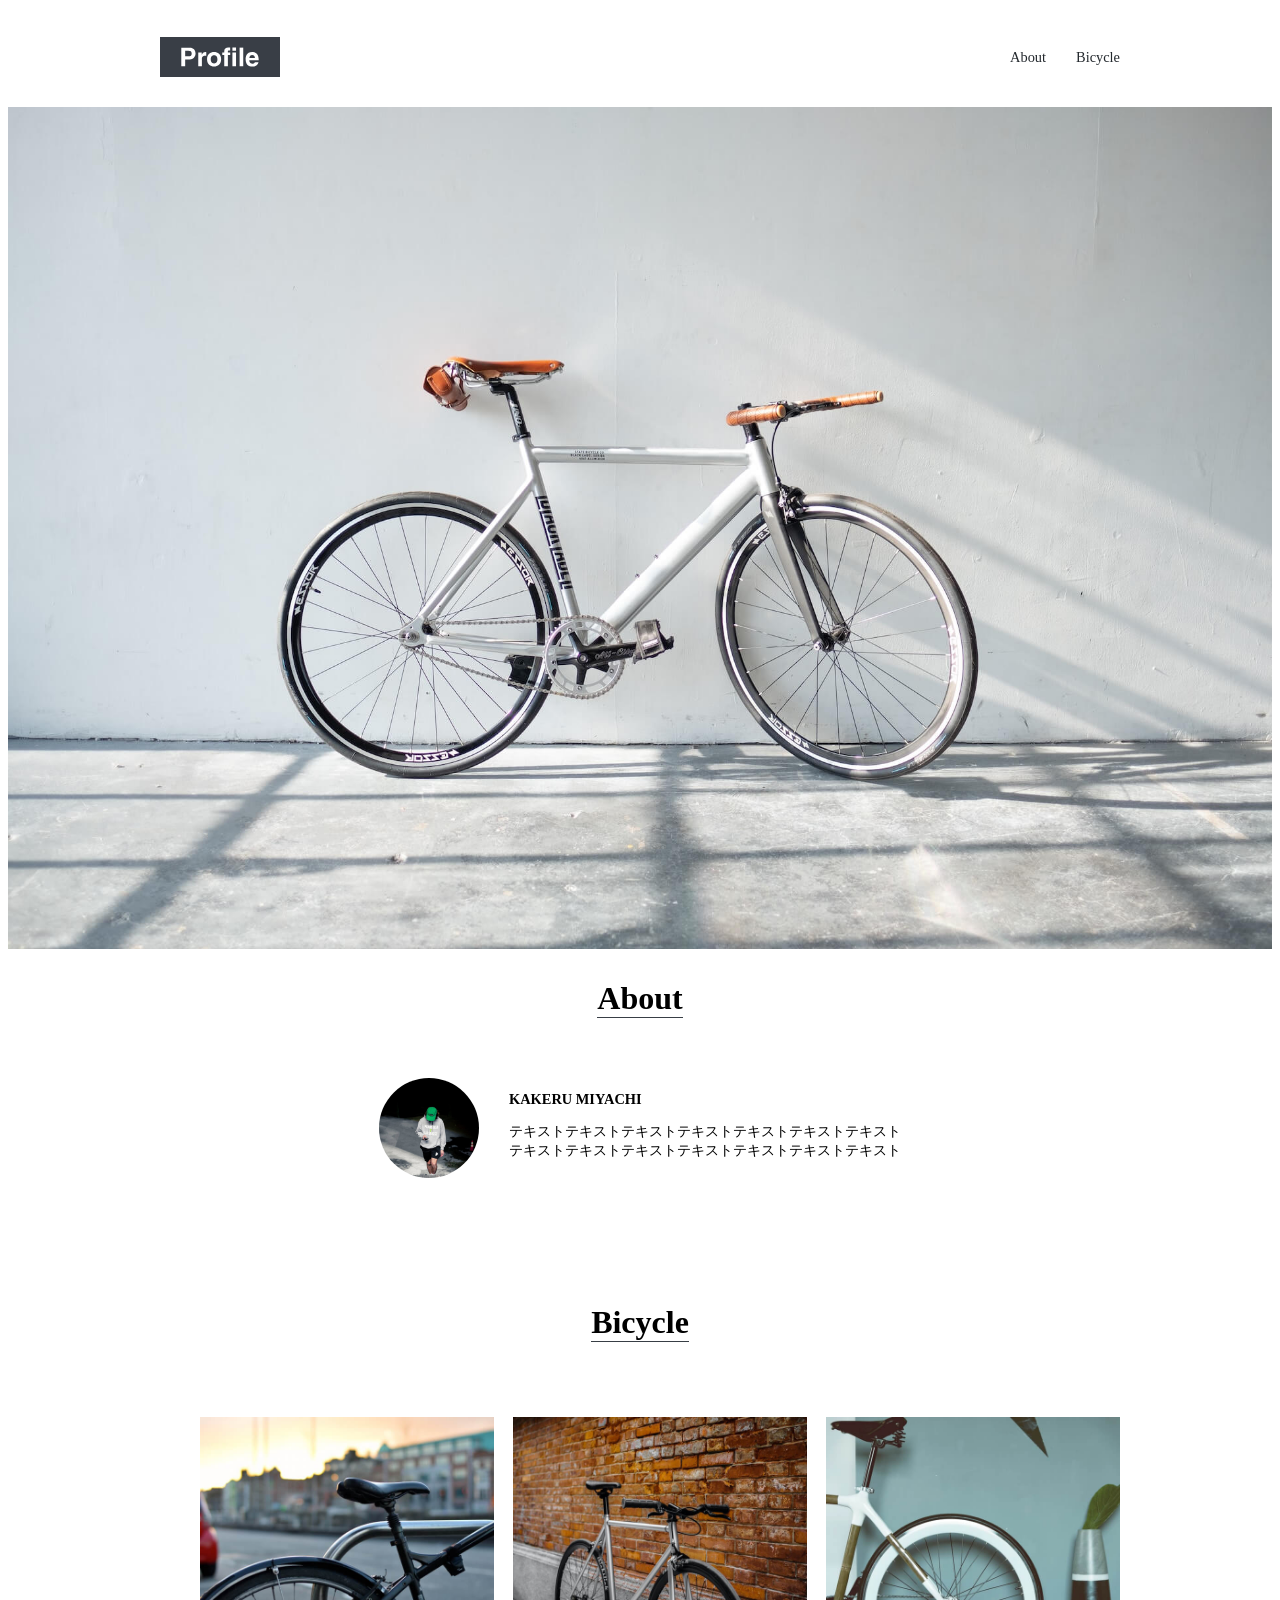
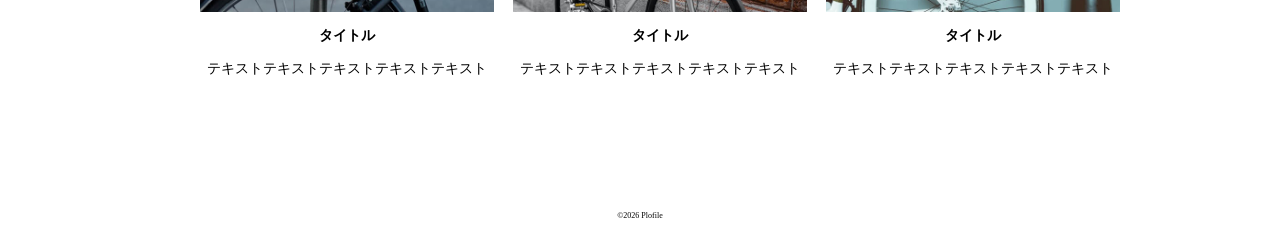
<file: bicycle/index.html>
<!DOCTYPE html>
<html>

<head>
  <meta charset="utf-8">
  <meta name="author" content=" Portfolio">
  <meta name="description" content="">
  <meta name="viewport" content="width=device-width, 
initial-scale=1.0">
  <title>Portfolio</title>
  <link href="style.css" media="all" rel="stylesheet">
</head>

<body>
  <header id="header" class="f-item">
    <h1 class="title"><img src="logo.svg" alt="logo"></h1>
    <nav>
      <ul>
        <li><a href="#about">About</a></li>
        <li><a href="#bicycle">Bicycle</a></li>
      </ul>
    </nav>
  </header>
  <main>
    <div>
      <img src="mainvisual.jpg" alt="mainvisual">
    </div>

    <section id="about" class="f-item">
      <h2 class="section-title">About</h2>
      <div class="content">
        <img src="about.jpg" alt="about">
        <div class="plofile">
          <h3 class="content-title">KAKERU MIYACHI</h3>
          <p>
            テキストテキストテキストテキストテキストテキストテキスト<br>
            テキストテキストテキストテキストテキストテキストテキスト
          </p>
        </div>
        </div>
      </section>

        <section id="bicycle" class="f-item">
          <h2 class="section-title">Bicycle</h2>
          <ul>
            <li>
              <img src="bicycle1.jpg" alt="bicycle1">
              <h3 class="content-title">タイトル</h3>
              <p>テキストテキストテキストテキストテキスト</p>
            </li>
            <li>
              <img src="bicycle2.jpg" alt="bicycle2">
              <h3 class="content-title">タイトル</h3>
              <p>テキストテキストテキストテキストテキスト</p>
            </li>
            <li>
              <img src="bicycle3.jpg" alt="bicycle3">
              <h3 class="content-title">タイトル</h3>
              <p>テキストテキストテキストテキストテキスト</p>
            </li>
          </ul>
        </section>
  </main>
  <footer>
    <p>&copy;2026 Plofile</p>
  </footer>


</body>

</html>
</file>
<file: bicycle/style.css>
html{
    font-size:100%;
}

body{
    font-size:0.9em;
}

a{
  text-decoration: none;
}

img{
    max-width:100%;
}

li{
    list-style:none;

}

h1{
    width:120px;
    line-height:1px;
    padding:10px 0;
}

nav a{
    display:block;
}

.section-title{
    display:inline-block;
   font-size:2rem;
    margin-bottom:60px;
    border-bottom:solid 1px #383e45;

}

h3{
    font-size:1em;
    margin:10px 0;

}

.f-item{
    max-width:960px;
    margin:0 auto 100px;
    padding:0 4%;
    text-align:center;

}

/*-------------------------------------------
ヘッダー
-------------------------------------------*/
#header {
  display: flex;
  justify-content: space-between;
  align-items: center;
  margin: 0 auto;
}
#header ul {
  display: flex;
  padding: 10px 0;
}
#header li {
  margin-left: 30px;
}
#header li a {
  color: #24292e;
}
#header li a:hover {
  opacity: 0.7;
}

/*-------------------------------------------
Mainvisual
-------------------------------------------*/
#main{
  margin-bottom: 80px;
}
#main img {
  width: 100%;
  max-width: 1920px;
  height: 600px;
  object-fit: cover;
}

/*-------------------------------------------
About
-------------------------------------------*/
#about .content {
  display: flex;
  justify-content: center;
  align-items: center;
}
#about img {
  width: 100px;
  height: 100px;
  border-radius: 50%;
  margin-right: 30px;
}
#about .plofile {
  text-align: left;
}

/*-------------------------------------------
Bicycle
-------------------------------------------*/
#bicycle ul {
  display: flex;
  justify-content: space-between;
}
#bicycle li {
  width: 32%;
}

/*-------------------------------------------
footer
-------------------------------------------*/
footer {
  font-size: 0.5rem;
  padding: 10px 0;
  text-align: center;
}

/*-------------------------------------------
SP
-------------------------------------------*/
@media screen and (max-width: 600px) {

  /*-------------------------------------------
  Mainvisual
  -------------------------------------------*/
  #main img {
    height: calc(100vh - 60px);
  }

  /*-------------------------------------------
  About
  -------------------------------------------*/
  #about .content {
    flex-direction: column;
  }
  #about img {
    margin-right: 0;
  }

  #about .plofile{
    text-align:left;
  }

  /*-------------------------------------------
  Bicycle
  -------------------------------------------*/
  #bicycle ul {
    flex-direction: column;
  }
  #bicycle li {
    width: 100%;
    margin-bottom: 30px;
  }
}
</file>
